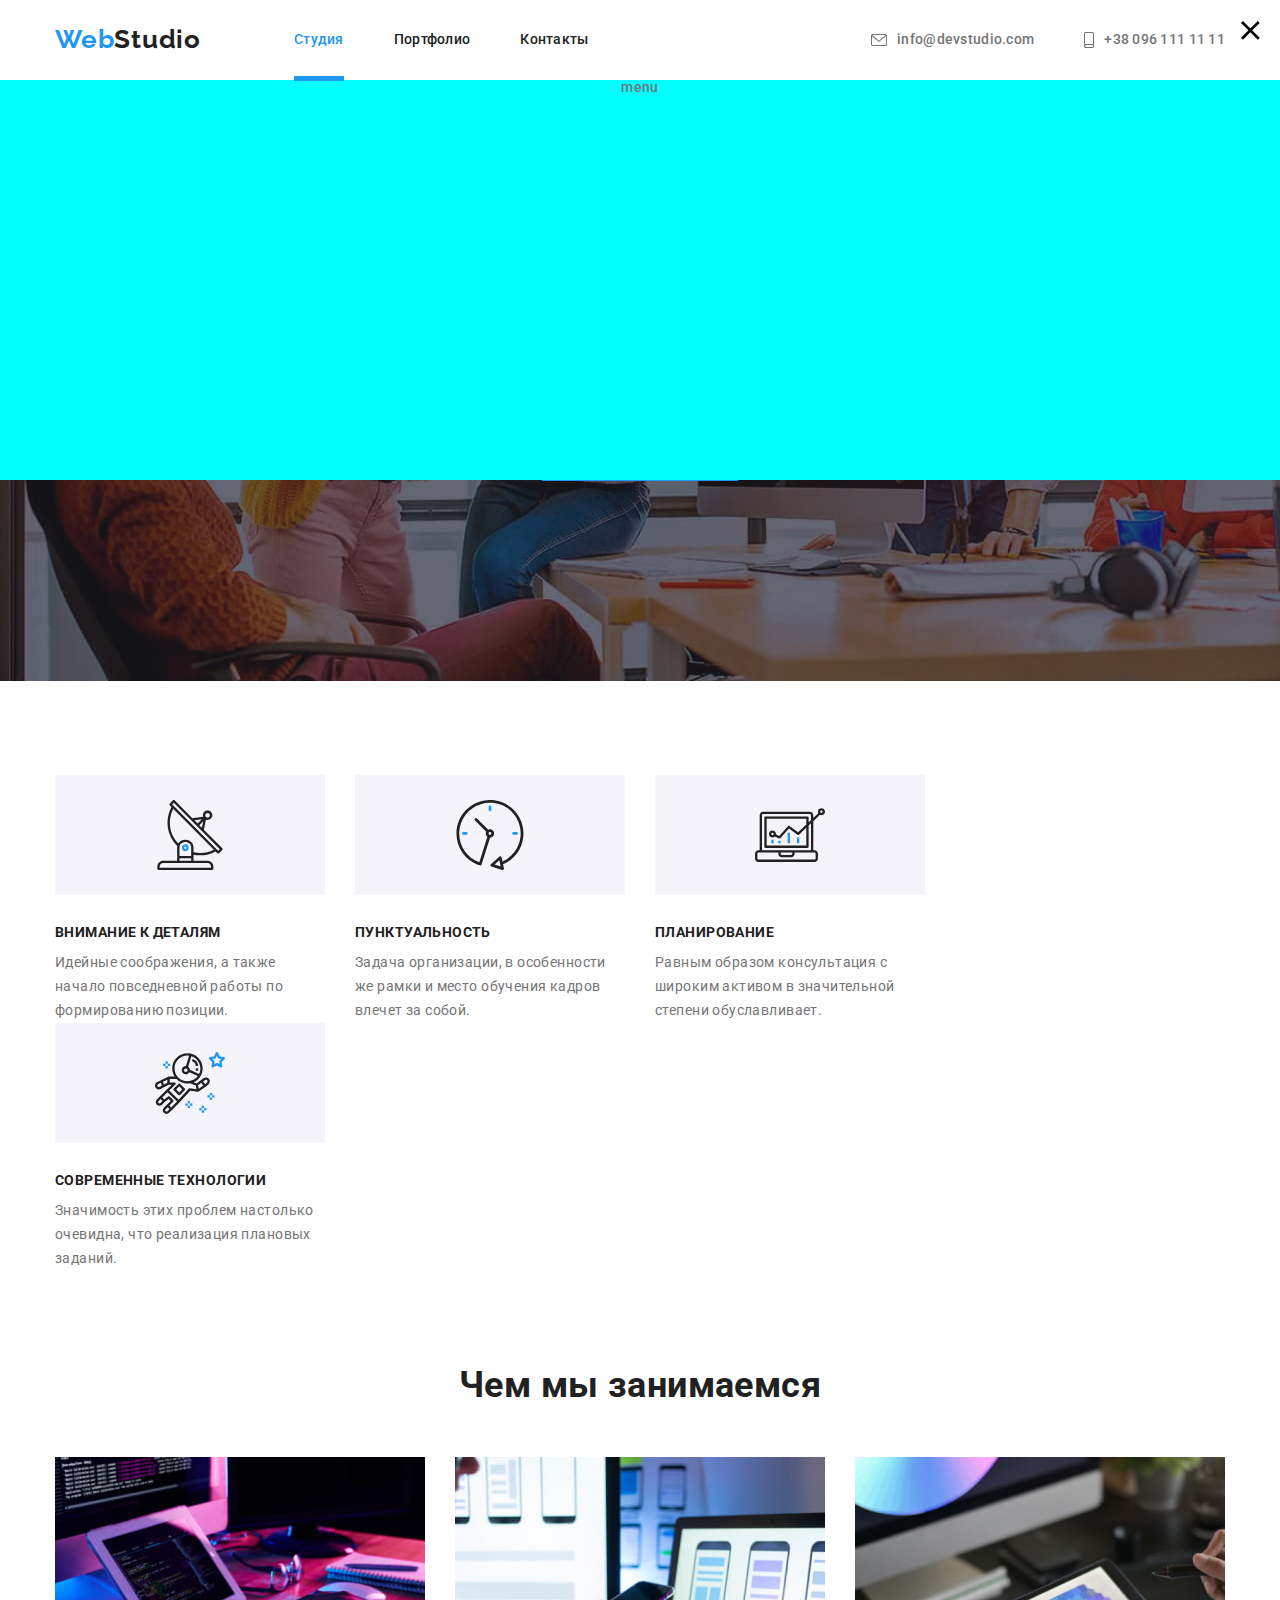
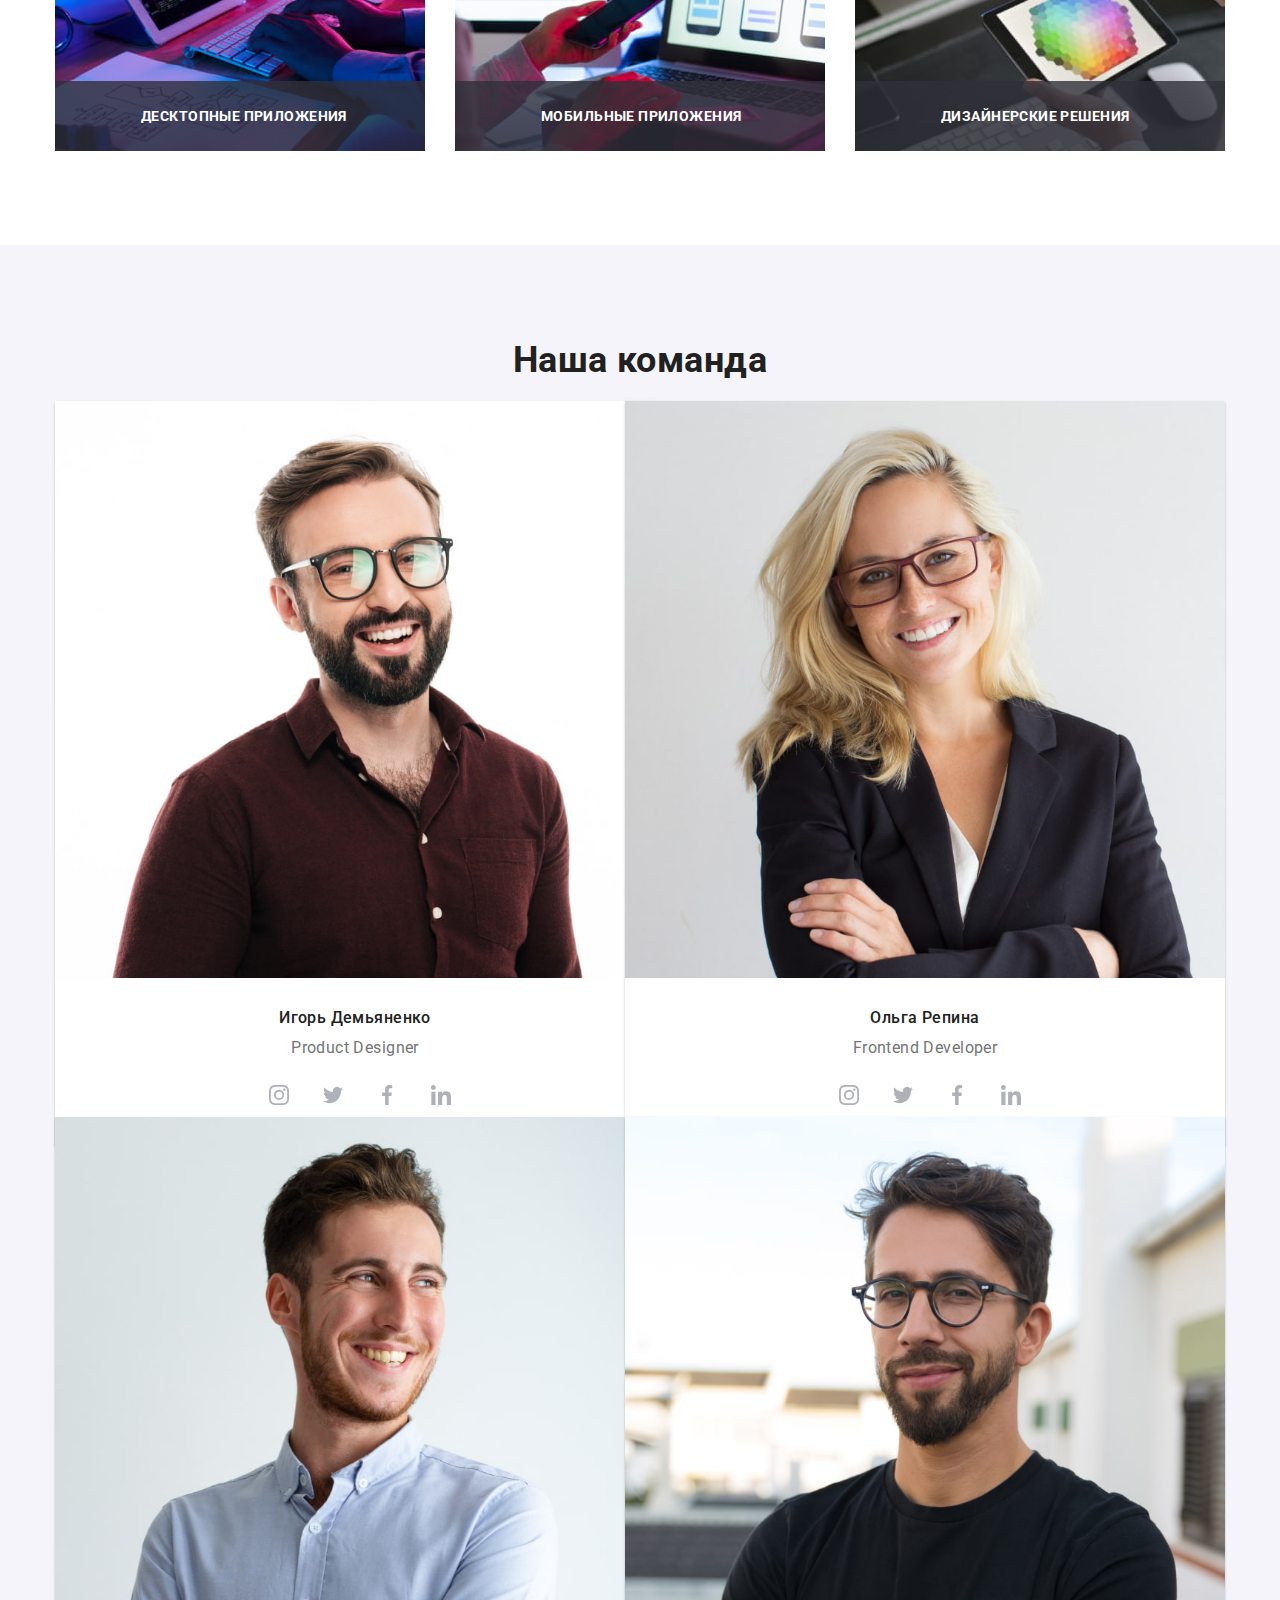
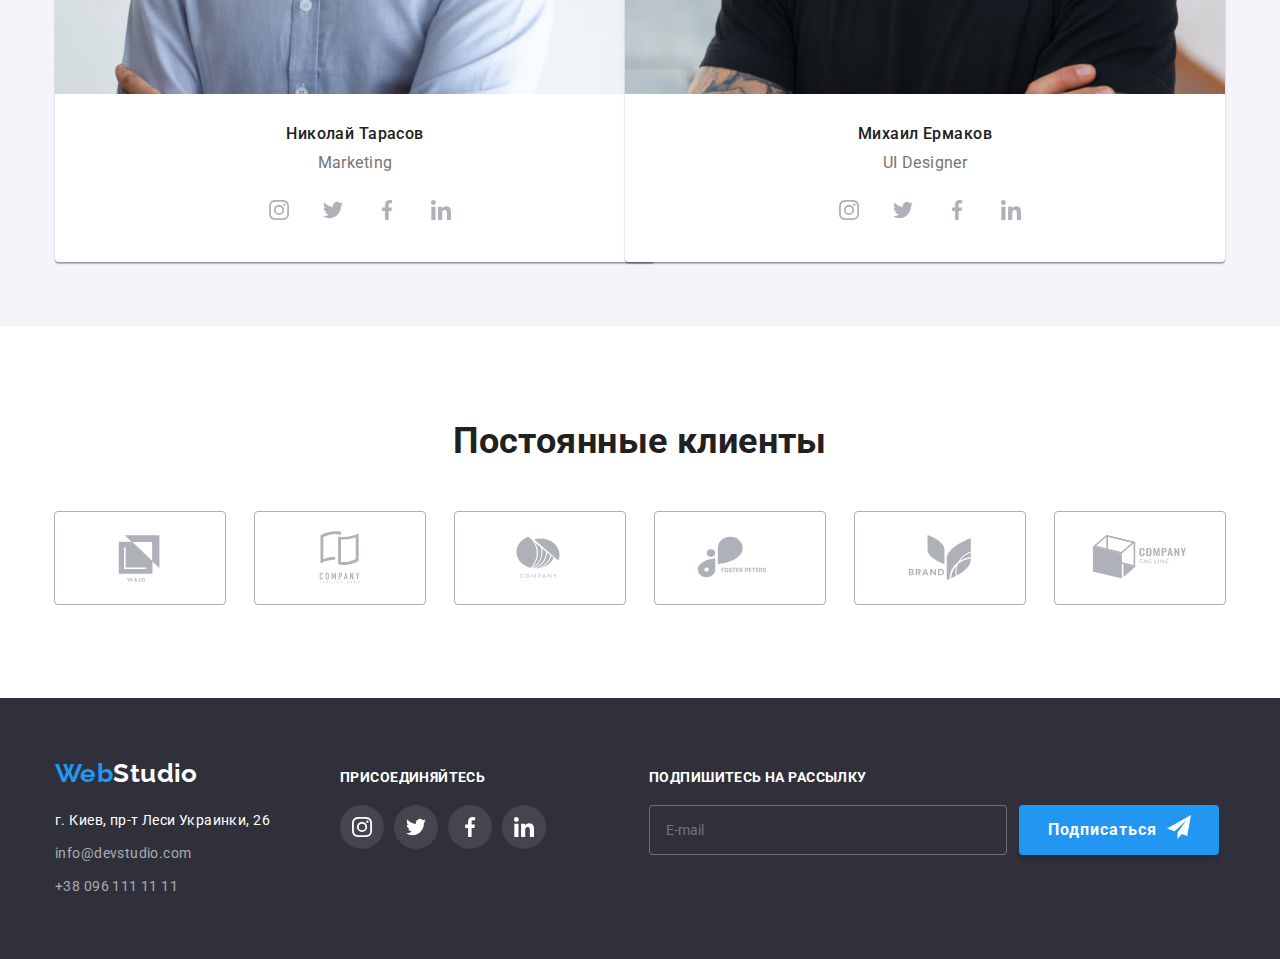
<file: index.html>
<!DOCTYPE html> 
<html lang="ru">
<head>
    <meta charset="UTF-8">
    <meta name="viewport" content="width=device-width, initial-scale=1.0"/>
    <link rel="preconnect" href="https://fonts.googleapis.com">
    <link rel="preconnect" href="https://fonts.gstatic.com" crossorigin>
    <link href="https://fonts.googleapis.com/css2?family=Raleway:wght@700&family=Roboto:wght@400;500;700;900&display=swap" rel="stylesheet">    
    <link rel="stylesheet" href="https://cdnjs.cloudflare.com/ajax/libs/modern-normalize/1.1.0/modern-normalize.min.css">
    <link rel="stylesheet" href="./CSS/main.min.css">
     <title>WebStudio</title>
</head>
<body>
<!--Шапка страницы-->
<header>
    <div class="container">
        <!--Навигация-->
    <nav class="nav">
        <a class="nav__logo" href="WebStudio" lang="en">Web<span class="nav__logo--style">Studio</span></a>
        <button 
        type="button" 
        class="menu-mob is-open" 
        aria-expanded="false"
        aria-controls="menu-container"
        data-menu-button>
            <svg class="menu-icon" width="40" height="40"
            aria-label="Переключатель мобильного меню">
            <use class="menu-cross" href="./images/symbol-defs (3).svg#close_40px"></use>
            <use class="menu-open" href="./images/symbol-defs (3).svg#menu_40px"></use>
            </svg>
        </button>
        <div class="menu-container is-open" id="menu-container" data-menu>menu</div>
        <ul class="nav__list">
          <li class="nav__item" ><a class="nav__link nav__link--current" href="">Студия</a></li>
          <li class="nav__item" ><a class="nav__link" href="./portfolio.html">Портфолио</a></li>
          <li class="nav__item" ><a class="nav__link" href="">Контакты</a></li>
        </ul>
    <!--Контакты-->
    <ul class="contact">
        <li class="contact__item">
                <a class="email" href="mailto:info@devstudio.com">
                <svg class="email__icon" width="16px"  height="12px">
                <use href="./images/symbol-defs.svg#envelope"></use>
                </svg>info@devstudio.com
                </a>
        </li>
        <li class="contact__item">
                <a class="tel" href="tel:+380961111111">
                <svg class="tel__icon" width="10px"  height="16px"><use href="./images/symbol-defs.svg#smartphone"></use>
                </svg>+38 096 111 11 11
                </a>
        </li>
    </ul>
</nav>
</div>
</header>
<!--Главная секция-->
<main>
    <section class="hero">
    <div class="container">
    <h1 class="hero__titel">Эффективные решения для вашего бизнеса</h1>
    <button class="hero__button" type="button" data-modal-open>Заказать услугу</button>
    <div class="backdrop is-hidden" data-modal>
        <div class="modal"> 
            <form class="form">
                <p class="form__titel">Оставьте свои данные, мы вам перезвоним</p>

                <div class="form__field data">
                <label class="form__label" for="user-name">Имя</label>
                <div class="form__focus">
                <input class="form__line" type="text" name="user-name" id="user-name" />
                <svg class="form__icon" width="18px" height="18px"><use href="./images/symbol-defs (2).svg#person-black-18dp-1"></use></svg>
            </div>
            </div>

            <div class="form__field data">
                <label class="form__label" for="user-tel">Телефон</label>
                <div class="form__focus">
                <svg class="form__icon" width="18px" height="18px"><use href="./images/symbol-defs (2).svg#Vector"></use></svg>
                <input class="form__line"  type="tel" name="user-tel" id="user-tel"/>
            </div>
            </div>

            <div class="form__field data">
                <label class="form__label" for="user-email">Почта</label>
                <div class="form__focus">
                <svg class="form__icon" width="18px" height="18px"><use href="./images/symbol-defs (2).svg#email-black-18dp-1"></use></svg>
                <input class="form__line" type="email" name="user-email" id="user-email"/>
            </div>
            </div>

            <div class="form__field data">
                <label class="form__label" for="user-comment">Комментарий</label>
                <textarea class="form__comment" name="user-comment" placeholder="Введите текст" id="user-comment" cols="30" rows="10"></textarea>
            </div>

            <div class="form__field checkbox">
                <label >
                <input class="checkbox" type="checkbox" name="agreed">
                <span class="checkbox__icon"></span> 
                Соглашаюсь с рассылкой и принимаю <a class="checkbox__link" href="">Условия договора</a>
            </label>
            </div>

            <div class="form__field">
                <button class="modal__button" type="submit">Отправить</button>
            </div>
            </form>
            <button class="hero__button--close" type="button" data-modal-close>
                <svg class="hero__button--close-icon"> <use   href="./images/symbol-defs (3).svg#close-black-18dp-2-1">
                    </use></svg>         
        </button>
    </div>
    </div>    
</div>
</section>
<!--Секция- преимущества-->
<section class="advantage">
    <div class="container">
    <h2 class="titel" hidden>Наши преимущества</h2>
    <ul class="advantage-list">
        <li class="advantage-item icon-antenna">
            <h3 class="advantage-titel">Внимание к деталям</h3>
            <p class="advantage-dsc">Идейные соображения, а также начало повседневной работы по формированию позиции.</p>
        </li>
        <li class="advantage-item icon-clock">
            <h3 class="advantage-titel">Пунктуальность</h3>
            <p class="advantage-dsc">Задача организации, в особенности же рамки и место обучения кадров влечет за собой.</p>
        </li>
        <li class="advantage-item icon-diagram">
            <h3 class="advantage-titel">Планирование</h3>
            <p class="advantage-dsc">Равным образом консультация с широким активом в значительной степени обуславливает.</p>
        </li>
        <li class="advantage-item icon-astronaut">
            <h3 class="advantage-titel">Современные технологии</h3>
            <p class="advantage-dsc">Значимость этих проблем настолько очевидна, что реализация плановых заданий.</p>
        </li>
    </ul>
</div>
</section>
<!--Секция - Чем мы занимаемся -->
<section class="do">
    <div class="container">
    <h2 class="titel">Чем мы занимаемся</h2>
    <ul class="do-list">
        <li class="do-list-item">
            <img src="./images/img.jpg" alt="работа с планшетом" width="370" height="294"/>
            <p class="do-text">Десктопные приложения</p>
        </li>
        <li class="do-list-item">
            <img src="./images/img1.jpg" alt="работа с ноутбуком" width="370" height="294"/>
            <p class="do-text">Мобильные приложения</p>
        </li>
        <li class="do-list-item">
            <img src="./images/img2.jpg" alt="рисование на планшете" width="370" height="294"/>
            <p class="do-text">Дизайнерские решения</p>
        </li>
    </ul>
</div>
</section>
<!--Секция- Наша команда-->
<section class="team">
    <div class="container">
    <h2 class="titel">Наша команда</h2>
    <ul class="team-list">
        <li class="team-person">
            <img class="team-photo" src="./images/img3.jpg" alt="Игорь Демьяненко"/>
            <div class="sociallinks">
            <h3 class="team-name">Игорь Демьяненко</h3>
            <p class="team-possition" lang="en">Product Designer</p>
                    <ul class="sociallinks-list">
                    <li class="sociallinks-item">
                        <a class="sociallinks-link" href="">
                            <svg class="sociallink-icon" width="20px" height="20px">
                                <use href="./images/symbol-defs.svg#instagram"></use>
                            </svg>
                        </a>
                    </li>
                    <li class="sociallinks-item">
                        <a class="sociallinks-link" href="">
                            <svg class="sociallink-icon" width="20px" height="20px">
                                <use href="./images/symbol-defs.svg#twitter"></use>
                            </svg>
                        </a>
                    </li>
                    <li class="sociallinks-item">
                        <a class="sociallinks-link" href="">
                            <svg class="sociallink-icon" width="20px" height="20px">
                                <use href="./images/symbol-defs.svg#facebook"></use>
                            </svg>
                        </a>
                    </li>
                    <li class="sociallinks-item">
                        <a class="sociallinks-link" href="">
                            <svg class="sociallink-icon" width="20px" height="20px">
                                <use href="./images/symbol-defs.svg#linkedin"></use>
                            </svg>
                        </a>
                    </li>
                </ul>
            </div>
        </li>
        <li class="team-person">
            <img class="team-photo" src="./images/img4.jpg" alt="Ольга Репина"/>
            <div class="sociallinks">
            <h3 class="team-name">Ольга Репина</h3>
            <p class="team-possition" lang="en">Frontend Developer</p>
                <ul class="sociallinks-list">
                    <li class="sociallinks-item">
                        <a class="sociallinks-link" href="">
                            <svg class="sociallink-icon" width="20px" height="20px">
                                <use href="./images/symbol-defs.svg#instagram"></use>
                            </svg>
                        </a>
                    </li>
                    <li class="sociallinks-item">
                        <a class="sociallinks-link" href="">
                            <svg class="sociallink-icon" width="20px" height="20px">
                                <use href="./images/symbol-defs.svg#twitter"></use>
                            </svg>
                        </a>
                    </li>
                    <li class="sociallinks-item">
                        <a class="sociallinks-link" href="">
                            <svg class="sociallink-icon" width="20px" height="20px">
                                <use href="./images/symbol-defs.svg#facebook"></use>
                            </svg>
                        </a>
                    </li>
                    <li class="sociallinks-item">
                        <a class="sociallinks-link" href="">
                            <svg class="sociallink-icon" width="20px" height="20px">
                                <use href="./images/symbol-defs.svg#linkedin"></use>
                            </svg>
                        </a>
                    </li>
                </ul>
            </div>
        </li>
        <li class="team-person">
            <img class="team-photo" src="./images/img5.jpg" alt="Николай Тарасов"/>
            <div class="sociallinks">
            <h3 class="team-name">Николай Тарасов</h3>
            <p class="team-possition" lang="en">Marketing</p>
                <ul class="sociallinks-list">
                    <li class="sociallinks-item">
                        <a class="sociallinks-link" href="">
                            <svg class="sociallink-icon" width="20px" height="20px">
                                <use href="./images/symbol-defs.svg#instagram"></use>
                            </svg>
                        </a>
                    </li>
                    <li class="sociallinks-item">
                        <a class="sociallinks-link" href="">
                            <svg class="sociallink-icon" width="20px" height="20px">
                                <use href="./images/symbol-defs.svg#twitter"></use>
                            </svg>
                        </a>
                    </li>
                    <li class="sociallinks-item">
                        <a class="sociallinks-link" href="">
                            <svg class="sociallink-icon" width="20px" height="20px">
                                <use href="./images/symbol-defs.svg#facebook"></use>
                            </svg>
                        </a>
                    </li>
                    <li class="sociallinks-item">
                        <a class="sociallinks-link" href="">
                            <svg class="sociallink-icon" width="20px" height="20px">
                                <use href="./images/symbol-defs.svg#linkedin"></use>
                            </svg>
                        </a>
                    </li>
                </ul>
            </div>
        </li>
        <li class="team-person">
            <img class="team-photo" src="./images/img6.jpg" alt="Михаил Ермаков"/>
            <div class="sociallinks">
            <h3 class="team-name">Михаил Ермаков</h3>
            <p class="team-possition" lang="en">UI Designer</p>
                <ul class="sociallinks-list">
                    <li class="sociallinks-item">
                        <a class="sociallinks-link" href="">
                            <svg class="sociallink-icon" width="20px" height="20px">
                                <use href="./images/symbol-defs.svg#instagram"></use>
                            </svg>
                        </a>
                    </li>
                    <li class="sociallinks-item">
                        <a class="sociallinks-link" href="">
                            <svg class="sociallink-icon" width="20px" height="20px">
                                <use href="./images/symbol-defs.svg#twitter"></use>
                            </svg>
                        </a>
                    </li>
                    <li class="sociallinks-item">
                        <a class="sociallinks-link" href="">
                            <svg class="sociallink-icon" width="20px" height="20px">
                                <use href="./images/symbol-defs.svg#facebook"></use>
                            </svg>
                        </a>
                    </li>
                    <li class="sociallinks-item">
                        <a class="sociallinks-link" href="">
                            <svg class="sociallink-icon" width="20px" height="20px">
                                <use href="./images/symbol-defs.svg#linkedin"></use>
                            </svg>
                        </a>
                    </li>
                </ul>
            </div>
        </ul>
    </div>
</section>
<!--Секция постоянные клеинты-->
<section class="clients">
    <div class="container">
    <h2 class="titel">Постоянные клиенты</h2>
    <ul class="clients-list">
        <li class="client-logo">
            <a class="client-logo-link" href="">
                <svg class="icon-logo" width="106px"
                height="60px"><use href="./images/symbol-defs.svg#Logo1"></use> </svg>
            </a>
        </li>
        <li class="client-logo">
            <a class="client-logo-link" href="">
                <svg class="icon-logo" width="106px"
                height="60px"><use href="./images/symbol-defs.svg#Logo2"></use> </svg>
            </a>
        </li>
        <li class="client-logo">
            <a class="client-logo-link" href="">
                <svg class="icon-logo" width="106px"
                height="60px"><use href="./images/symbol-defs.svg#Logo3"></use> </svg>
            </a>
        </li>
        <li class="client-logo">
            <a class="client-logo-link" href="">
                <svg class="icon-logo" width="106px"
                height="60px"><use href="./images/symbol-defs.svg#Logo4"></use> </svg>
            </a>
        </li>
        <li class="client-logo">
            <a class="client-logo-link" href="">
                <svg class="icon-logo" width="106px"
                height="60px"><use href="./images/symbol-defs.svg#Logo5"></use> </svg>
            </a>
        </li>
        <li class="client-logo">
            <a class="client-logo-link" href="">
                <svg class="icon-logo" width="106px"
                height="60px"><use href="./images/symbol-defs.svg#Logo6"></use> </svg>
            </a>
        </li>
    </ul>
</div>
</section>
</main>

<!--Footer-->
<footer class="footer">
    <div class="container">
    <div class="footer-main">
    <a class="footer-logo" href="WebStudio" lang="en">Web<span class="style">Studio</span></a>
    <address class="footer-address">
    <ul class="address-list">
        <li class="address-item">
            <a class="address" href="https://www.google.com.ua/maps/place/Lesi+Ukrainky+Blvd,+26,+Kyiv,+02000/@50.4265807,30.5361971,17z/data=!3m1!4b1!4m5!3m4!1s0x40d4cf0e033ecbe9:0x57a4dffefec77da0!8m2!3d50.4265807!4d30.5383859?hl=en" target="_blank" rel="noreferrer noopener">г. Киев, пр-т Леси Украинки, 26</a>
        </li>
        <li class="address-item">
            <a class="footer-email" href="mailto:info@devstudio.com">info@devstudio.com</a>
        </li>
        <li class="address-item">
            <a class="footer-tel" href="tel:+380961111111">+38 096 111 11 11</a>
        </li>
    </ul>
    </address>
    </div>
    <div class="social-links">
        <p class="social-links-titel">присоединяйтесь</p>
              <ul class="social-links-list">
        <li class="social-link-icon">
            <a class="links-icon instagram" href="">
            <svg class="svg-icon"  width="20px" height="20px"><use href="images/symbol-defs.svg#instagram"></use> </svg>
            </a>
        </li>
        <li class="social-link-icon">
            <a class="links-icon" href="">
            <svg class="svg-icon"  width="20px" height="20px"><use href="images/symbol-defs.svg#twitter"></use> </svg>
            </a>
        </li>
        <li class="social-link-icon">
            <a class="links-icon" href="">
            <svg class="svg-icon" width="20px" height="20px"><use href="images/symbol-defs.svg#facebook"></use> </svg>
            </a>
        </li>
        <li class="social-link-icon">
            <a class="links-icon" href="">
            <svg class="svg-icon" width="20px" height="20px"><use href="images/symbol-defs.svg#linkedin"></use> </svg>
            </a>
        </li>
        </ul>
    </div>
    <div class="subscribe">
        <p class="subscribe-titel">Подпишитесь на рассылку</p>
        <form class="subscribe-form">
            <input class="subscribe-email" type="email" name="user-email" placeholder="E-mail" id="email" /> 
            <button class="subscribe-button" type="submit">Подписаться 
                 <svg class="subscribe-icon"><use  href="./images/symbol-defs (2).svg#icon-send" width="24" height="24"></use> </svg></button>
        </form>
    </div>
</div>
</footer>
<script src="./modal.js"></script>
</body>
</html>
</file>
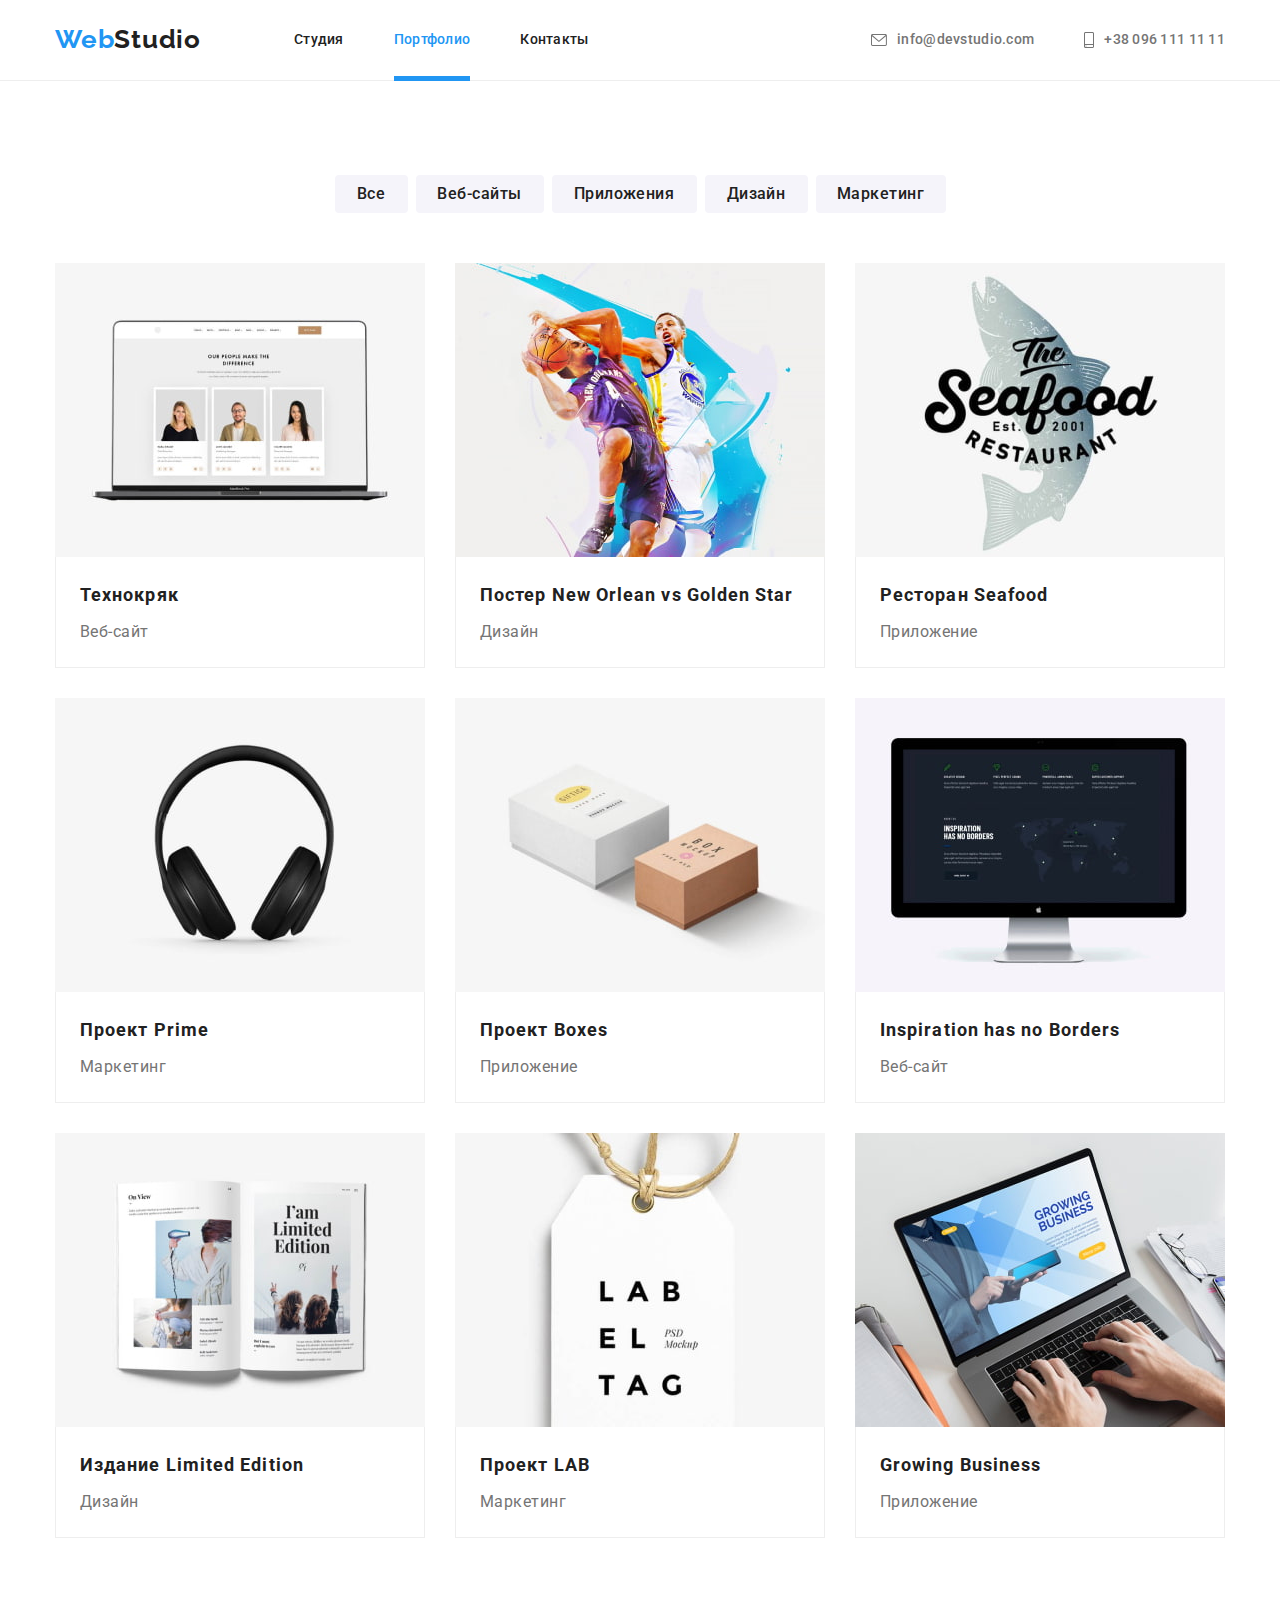
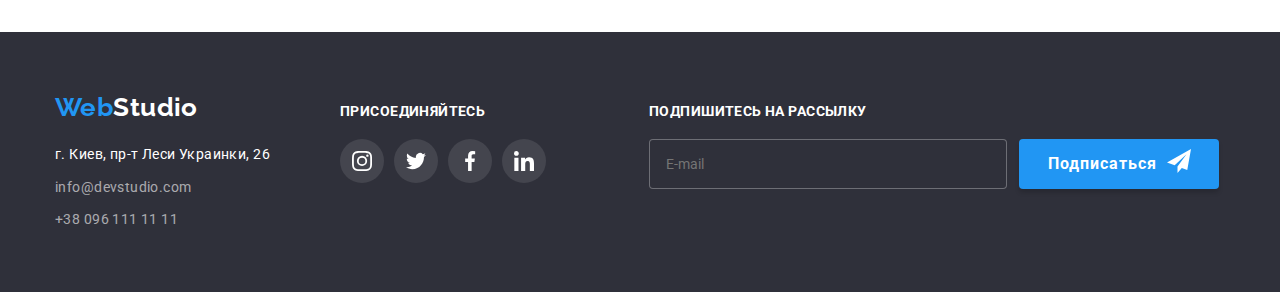
<file: portfolio.html>
<!DOCTYPE html> 
<html lang="ru">
<head>
    <meta charset="UTF-8">
    <meta name="viewport" content="width=device-width, initial-scale=1.0"/>
    <link rel="preconnect" href="https://fonts.googleapis.com">
    <link rel="preconnect" href="https://fonts.gstatic.com" crossorigin>
    <link href="https://fonts.googleapis.com/css2?family=Raleway:wght@700&family=Roboto:wght@400;500;700;900&display=swap" rel="stylesheet">
    <link rel="stylesheet" href="https://cdnjs.cloudflare.com/ajax/libs/modern-normalize/1.1.0/modern-normalize.min.css">
    <link rel="stylesheet" href="./CSS/main.min.css">
    <title>WebStudio</title>
</head>
<body>
<!--Шапка страницы-->
<header class="header">
    <div class="container">
    <!--Навигация-->
    <nav class="nav">
        <a class="nav__logo" href="WebStudio" lang="en">Web<span class="nav__logo--style">Studio</span></a>
        <ul class="nav__list">
          <li class="nav__item"><a class="nav__link" href="./index.html">Студия</a></li>
          <li class="nav__item"><a class="nav__link nav__link--current" href="">Портфолио</a></li>
          <li class="nav__item" ><a class="nav__link" href="">Контакты</a></li>
        </ul>
    <!--Контакты-->
    <ul class="contact">
        <li class="contact__item">
                <a class="email" href="mailto:info@devstudio.com">
                <svg class="email__icon" width="16px"  height="12px">
                <use href="./images/symbol-defs.svg#envelope"></use>
                </svg>info@devstudio.com
                </a>
        </li>
        <li class="contact__item">
                <a class="tel" href="tel:+380961111111">
                <svg class="tel__icon" width="10px"  height="16px"><use href="./images/symbol-defs.svg#smartphone"></use>
                </svg>+38 096 111 11 11
                </a>
        </li>
    </ul>
    </nav>
    </div>
</header>
    <!--Cекция-Фильтры и проэкты-->
    <main>
    <section class="section">
        <div class="container">
    <h1 hidden>Filters and projects</h1>
    <ul class="filters-list">
        <li  class="filter-item">
            <button class="filter all" type="button">Все</button>
        </li>
        <li class="filter-item">
            <button class="filter web" type="button">Веб-сайты</button>
        </li>
        <li class="filter-item">
            <button class="filter app" type="button">Приложения</button>
        </li>
        <li class="filter-item">
            <button class="filter design" type="button">Дизайн</button>
        </li>
        <li class="filter-item">
            <button class="filter marketing" type="button">Маркетинг</button>
        </li>
    </ul>
        <ul class="portfolio-list">
            <li class="portfolio-item">
                    <a  class="portfolio-link" href="">
                    <div class="portfolio-thumb">
                        <div class="portfolio-overlay">
                            <p class="posrtfolio-text">Ресурс предлагает комплексные предложения с разным уровнем функционала и сервисов. Все это позволит посетителю получить исчерпывающие сведения о компании или частном лице</p>
                        </div>
                            <img class="portflio-img" src="./images/img7.jpg" alt="Laptop with open web page">
                 </div>
                <div class="portfolio-block-titels">
                <h2 class="portfolio-titel">Технокряк</h2>
                <p class="portfolio-subtitel">Веб-сайт</p>
                </div>
                </a>
            </li>
            <li class="portfolio-item">
                    <a class="portfolio-link" href="">
                    <div class="portfolio-thumb">
                        <div class="portfolio-overlay">
                    <p class="posrtfolio-text">Ресурс предлагает комплексные предложения с разным уровнем функционала и сервисов. Все это позволит посетителю получить исчерпывающие сведения о компании или частном лице</p>
                        </div>
                    <img class="portflio-img" src="./images/img8.jpg" alt="Basketball players">
            </div>
                <div class="portfolio-block-titels">
                <h2 class="portfolio-titel">Постер New Orlean vs Golden Star</h2>
                <p class="portfolio-subtitel">Дизайн</p>
            </div>
                </a>
            </li>
            <li class="portfolio-item">
                    <a class="portfolio-link" href="">
                    <div class="portfolio-thumb">
                        <div class="portfolio-overlay">
                    <p class="posrtfolio-text">Ресурс предлагает комплексные предложения с разным уровнем функционала и сервисов. Все это позволит посетителю получить исчерпывающие сведения о компании или частном лице</p>
                        </div>
                    <img class="portflio-img" src="./images/img9.jpg" alt="Restaurante poster">
            </div>
                <div class="portfolio-block-titels">
                <h2 class="portfolio-titel">Ресторан Seafood</h2>
                <p class="portfolio-subtitel">Приложение</p>
            </div>
                </a>
            </li>
            <li class="portfolio-item">
                    <a class="portfolio-link" href="">
                    <div class="portfolio-thumb">
                        <div class="portfolio-overlay">
                    <p class="posrtfolio-text">Ресурс предлагает комплексные предложения с разным уровнем функционала и сервисов. Все это позволит посетителю получить исчерпывающие сведения о компании или частном лице</p>
                        </div>
                    <img class="portflio-img" src="./images/img10.jpg" alt="Earphones">
            </div>
                <div class="portfolio-block-titels">
                <h2 class="portfolio-titel">Проект Prime</h2>
                <p class="portfolio-subtitel">Маркетинг</p>
            </div>
                </a>
            </li>
            <li class="portfolio-item">
                    <a class="portfolio-link" href="">
                    <div class="portfolio-thumb">
                        <div class="portfolio-overlay">
                    <p class="posrtfolio-text">Ресурс предлагает комплексные предложения с разным уровнем функционала и сервисов. Все это позволит посетителю получить исчерпывающие сведения о компании или частном лице</p>
                        </div>
                    <img class="portflio-img" src="./images/img11.jpg" alt="Boxes">
                </div>  
                <div class="portfolio-block-titels">
                <h2 class="portfolio-titel">Проект Boxes</h2>
                <p class="portfolio-subtitel">Приложение</p>
            </div>
                </a>
            </li>
            <li class="portfolio-item">
                    <a class="portfolio-link" href="">
                    <div class="portfolio-thumb">
                        <div class="portfolio-overlay">
                    <p class="posrtfolio-text">Ресурс предлагает комплексные предложения с разным уровнем функционала и сервисов. Все это позволит посетителю получить исчерпывающие сведения о компании или частном лице</p>
                        </div>
                    <img class="portflio-img" src="./images/img12.jpg" alt="PC monitor">
                </div>
                <div class="portfolio-block-titels">
                <h2 class="portfolio-titel">Inspiration has no Borders</h2>
                <p class="portfolio-subtitel">Веб-сайт</p>
            </div>
                </a>
            </li>
            <li class="portfolio-item">
                    <a class="portfolio-link" href="">
                    <div class="portfolio-thumb">
                        <div class="portfolio-overlay">
                    <p class="posrtfolio-text">Ресурс предлагает комплексные предложения с разным уровнем функционала и сервисов. Все это позволит посетителю получить исчерпывающие сведения о компании или частном лице</p>
                        </div>
                    <img class="portflio-img" src="./images/img13.jpg" alt="Magazine pages">
            </div>
                <div class="portfolio-block-titels">
                <h2 class="portfolio-titel">Издание Limited Edition</h2>
                <p class="portfolio-subtitel">Дизайн</p>
            </div>
                </a>
            </li>
            <li class="portfolio-item">
                    <a class="portfolio-link" href="">
                    <div class="portfolio-thumb">
                        <div class="portfolio-overlay">
                    <p class="posrtfolio-text">Ресурс предлагает комплексные предложения с разным уровнем функционала и сервисов. Все это позволит посетителю получить исчерпывающие сведения о компании или частном лице</p>
                        </div>
                    <img class="portflio-img" src="./images/img14.jpg" alt="Label tag">
                </div>        
                <div class="portfolio-block-titels">
                <h2 class="portfolio-titel">Проект LAB</h2>
                <p class="portfolio-subtitel">Маркетинг</p>
            </div>
                </a>
            </li>
            <li class="portfolio-item">
                    <a class="portfolio-link" href="">
                    <div class="portfolio-thumb">
                        <div class="portfolio-overlay">
                    <p class="posrtfolio-text">Ресурс предлагает комплексные предложения с разным уровнем функционала и сервисов. Все это позволит посетителю получить исчерпывающие сведения о компании или частном лице</p>
                        </div>
                    <img class="portflio-img" src="./images/img15.jpg" alt="Work on laptop">
            </div>
                <div class="portfolio-block-titels">
                <h2 class="portfolio-titel">Growing Business</h2>
                <p class="portfolio-subtitel">Приложение</p>
            </div>
                </a>
            </li>
        </ul>
    </div>
    </section>
</main>
    <!--Footer-->
    <footer class="footer">
        <div class="container">
        <div class="footer-main">
        <a class="footer-logo" href="WebStudio" lang="en">Web<span class="style">Studio</span></a>
        <address class="footer-address">
        <ul class="address-list">
            <li class="address-item">
                <a class="address" href="https://www.google.com.ua/maps/place/Lesi+Ukrainky+Blvd,+26,+Kyiv,+02000/@50.4265807,30.5361971,17z/data=!3m1!4b1!4m5!3m4!1s0x40d4cf0e033ecbe9:0x57a4dffefec77da0!8m2!3d50.4265807!4d30.5383859?hl=en" target="_blank" rel="noreferrer noopener">г. Киев, пр-т Леси Украинки, 26</a>
            </li>
            <li class="address-item">
                <a class="footer-email" href="mailto:info@devstudio.com">info@devstudio.com</a>
            </li>
            <li class="address-item">
                <a class="footer-tel" href="tel:+380961111111">+38 096 111 11 11</a>
            </li>
        </ul>
        </address>
        </div>
        <div class="social-links">
            <h2 class="social-links-titel">присоединяйтесь</h2>
                  <ul class="social-links-list">
            <li class="social-link-icon">
                <a class="links-icon instagram" href="">
                <svg class="svg-icon"  width="20px" height="20px"><use href="images/symbol-defs.svg#instagram"></use> </svg>
                </a>
            </li>
            <li class="social-link-icon">
                <a class="links-icon" href="">
                <svg class="svg-icon"  width="20px" height="20px"><use href="images/symbol-defs.svg#twitter"></use> </svg>
                </a>
            </li>
            <li class="social-link-icon">
                <a class="links-icon" href="">
                <svg class="svg-icon" width="20px" height="20px"><use href="images/symbol-defs.svg#facebook"></use> </svg>
                </a>
            </li>
            <li class="social-link-icon">
                <a class="links-icon" href="">
                <svg class="svg-icon" width="20px" height="20px"><use href="images/symbol-defs.svg#linkedin"></use> </svg>
                </a>
            </li>
            </ul>
        </div>
        <div class="subscribe">
            <h2 class="subscribe-titel">Подпишитесь на рассылку</h2>
            <form class="subscribe-form">
                <input class="subscribe-email" type="email" name="user-email" placeholder="E-mail" id="email" /> 
                <button class="subscribe-button" type="submit">Подписаться
                    <svg class="subscribe-icon"><use href="./images/symbol-defs (2).svg#icon-send"></use> </svg>
                    </button>
            </form>
        </div>
    </div>
    </footer>
    </body>
    </html>
</file>
<file: CSS/main.min.css>
h1,h2,h3,h4,h5,h6,p{margin:0px;padding:0px}ul{padding:0px;-webkit-padding-start:0px;padding-inline-start:0px;margin:0px;list-style-type:none}a{text-decoration:none}img{display:block;max-width:100%;height:auto}.container{padding-left:15px;padding-right:15px;margin-left:auto;margin-right:auto}@media screen and (min-width: 480px){.container{width:480px}}@media screen and (min-width: 768px){.container{width:768px}}@media screen and (min-width: 1200px){.container{width:1200px}}body{font-family:"Roboto",sans-serif;color:#757575;font-size:14px;line-height:1.71;letter-spacing:0.03em}.titel{margin-bottom:50px;font-weight:700;font-size:36px;line-height:1.17;text-align:center;color:#212121}.portfolio-titel{font-weight:700;font-size:18px;line-height:2;letter-spacing:0.06em;color:#212121}.portfolio-subtitel{font-weight:400;font-size:16px;line-height:1.87;letter-spacing:0.03em;color:#757575}header{position:relative;border-bottom:1px solid #eee}@media (max-width: 767px){header{height:60px}}.nav__logo{text-decoration:none;font-family:Raleway;font-weight:700;font-size:26px;line-height:1.19;letter-spacing:0.03em;color:#2196F3}@media (max-width: 767px){.nav__logo{position:absolute;left:15px;top:16px}}@media (min-width: 768px){.nav__logo{padding:24px 0px 25px 0px}}.nav__logo--style{color:#212121}@media (max-width: 767px){.menu-mob{display:none}}.menu-mob{position:absolute;right:10px;top:10px;display:-webkit-inline-box;display:-ms-inline-flexbox;display:inline-flex;margin:0;padding:0;border:none;background-color:transparent}.menu-mob:hover,.menu-mob:focus{fill:#2196F3;cursor:pointer}.menu-mob .menu-cross{display:none}.menu-mob.is-open .menu-cross{display:block}.menu-mob.is-open .menu-open{display:none}.menu-container{display:none;position:absolute;text-align:center;background-color:aqua;top:100%;left:0;width:100%;height:400px}.menu-container.is-open{display:block}.nav{display:-webkit-box;display:-ms-flexbox;display:flex;-webkit-box-align:center;-ms-flex-align:center;align-items:center;font-weight:500;font-size:14px;line-height:1.14;letter-spacing:0.02em}.nav__list{display:-webkit-box;display:-ms-flexbox;display:flex;margin-left:93px}@media (max-width: 767px){.nav__list{display:none}}.nav__list .nav__item+.nav__item{margin-left:50px}.nav__link{display:block;padding-top:32px;padding-bottom:32px;color:#212121}.nav__link--current{position:relative;color:#2196F3}.nav__link--current::after{content:"";position:absolute;left:0;bottom:-1px;display:block;width:100%;height:5px;background-color:#2196F3;-webkit-transition:-webkit-transform 250ms cubic-bezier(0.4, 0, 0.2, 1);transition:-webkit-transform 250ms cubic-bezier(0.4, 0, 0.2, 1);transition:transform 250ms cubic-bezier(0.4, 0, 0.2, 1);transition:transform 250ms cubic-bezier(0.4, 0, 0.2, 1), -webkit-transform 250ms cubic-bezier(0.4, 0, 0.2, 1)}.nav__link--current:hover::after,.nav__link--current:focus::after{-webkit-transform:scaleX(1);transform:scaleX(1)}.nav__item{-webkit-transition:color 250ms cubic-bezier(0.4, 0, 0.2, 1),background-color 250ms cubic-bezier(0.4, 0, 0.2, 1);transition:color 250ms cubic-bezier(0.4, 0, 0.2, 1),background-color 250ms cubic-bezier(0.4, 0, 0.2, 1)}.nav__item:hover,.nav__item:focus{color:#2196F3;background-color:#fff}.contact{display:-webkit-box;display:-ms-flexbox;display:flex;-webkit-box-align:center;-ms-flex-align:center;align-items:center;margin-left:auto}@media (max-width: 767px){.contact{display:none}}.contact__item+.contact__item{margin-left:50px}.email:hover,.email:focus{fill:#2196F3;color:#2196F3;background-color:#fff}.tel:hover,.tel:focus{fill:#2196F3;color:#2196F3;background-color:#fff}.email,.tel{display:-webkit-box;display:-ms-flexbox;display:flex;-webkit-box-align:center;-ms-flex-align:center;align-items:center;font-weight:500;font-size:14px;line-height:1.14;letter-spacing:0.02em;color:#757575;fill:#757575;-webkit-transition:fill 250ms cubic-bezier(0.4, 0, 0.2, 1),background-color 250ms cubic-bezier(0.4, 0, 0.2, 1),color 250ms cubic-bezier(0.4, 0, 0.2, 1);transition:fill 250ms cubic-bezier(0.4, 0, 0.2, 1),background-color 250ms cubic-bezier(0.4, 0, 0.2, 1),color 250ms cubic-bezier(0.4, 0, 0.2, 1)}.tel__icon,.email__icon{margin-right:10px}.hero{background-image:-webkit-gradient(linear, left top, right top, from(rgba(47,48,58,0.4)), to(rgba(47,48,58,0.4))),url(../images/mainpic.jpg);background-image:linear-gradient(to right, rgba(47,48,58,0.4), rgba(47,48,58,0.4)),url(../images/mainpic.jpg);background-repeat:no-repeat;background-size:cover;padding-top:200px;padding-bottom:200px;background-color:#2F303A;max-width:1600px;height:600px;margin-left:auto;margin-right:auto}.hero__titel{margin-left:auto;margin-right:auto;margin-bottom:30px;font-family:'Roboto', sans-serif;font-weight:900;font-size:44px;line-height:1.36;text-align:center;letter-spacing:0.06em;text-transform:uppercase;color:#fff}@media (min-width: 768px){.hero__titel{width:696px;height:120px}}.hero__button{display:block;min-width:200px;height:50px;padding:4px;margin-left:auto;margin-right:auto;font-weight:bold;font-size:16px;line-height:1.87;-webkit-box-align:center;-ms-flex-align:center;align-items:center;text-align:center;letter-spacing:0.06em;color:#fff;background-color:#2196F3;border:0px;border-radius:4px;cursor:pointer}.hero__button--close{position:absolute;width:30px;height:30px;top:8px;right:8px;padding:auto;border:1px solid rgba(0,0,0,0.1);-webkit-box-shadow:0px 4px 4px rgba(0,0,0,0.25);box-shadow:0px 4px 4px rgba(0,0,0,0.25);border-radius:30px;outline:none;background-color:transparent}.hero__button--close-icon{display:-webkit-box;display:-ms-flexbox;display:flex;-webkit-box-align:center;-ms-flex-align:center;align-items:center;-webkit-box-pack:center;-ms-flex-pack:center;justify-content:center;margin-top:6px;width:18px;height:18px;fill:#000}.hero__button--close-icon:hover,.hero__button--close-icon:focus{fill:#2196F3;cursor:pointer}.backdrop{position:fixed;top:0;left:0;z-index:1;width:100%;height:100%;background-color:rgba(0,0,0,0.2);opacity:1;-webkit-transition:opacity 250ms cubic-bezier(0.4, 0, 0.2, 1);transition:opacity 250ms cubic-bezier(0.4, 0, 0.2, 1);overflow-y:scroll}.backdrop.is-hidden{opacity:0;pointer-events:none}.backdrop.is-hidden .modal{-webkit-transform:translate(-50%, -50%) scale(0.2);transform:translate(-50%, -50%) scale(0.2)}.modal{position:absolute;top:50%;left:50%;padding:40px;min-width:528px;min-height:581px;background-color:#fff;-webkit-transform:translate(-50%, -50%) scale(1);transform:translate(-50%, -50%) scale(1);-webkit-transition:-webkit-transform 250ms cubic-bezier(0.4, 0, 0.2, 1);transition:-webkit-transform 250ms cubic-bezier(0.4, 0, 0.2, 1);transition:transform 250ms cubic-bezier(0.4, 0, 0.2, 1);transition:transform 250ms cubic-bezier(0.4, 0, 0.2, 1), -webkit-transform 250ms cubic-bezier(0.4, 0, 0.2, 1)}.form__titel{font-weight:700;font-size:20px;line-height:23px;text-align:center;letter-spacing:0.03em;color:#212121;padding-bottom:12px}.form__field{display:-webkit-box;display:-ms-flexbox;display:flex;-webkit-box-orient:vertical;-webkit-box-direction:normal;-ms-flex-direction:column;flex-direction:column;margin:0px;width:448px}.form__field.data{margin-bottom:10px;color:#757575}.form__field.data:hover{cursor:pointer;fill:#2196F3;border-color:#2196F3}.form__field.data:last-child{margin-bottom:0px}.form__line{width:448px;height:40px;padding-left:42px;outline:transparent;border:1px solid rgba(33,33,33,0.2);border-radius:4px;-webkit-transition:border-color 250ms cubic-bezier(0.4, 0, 0.2, 1);transition:border-color 250ms cubic-bezier(0.4, 0, 0.2, 1)}.form__line:hover{cursor:pointer;fill:#2196F3;border-color:#2196F3}.form__line:focus{border-color:#2196F3}.form__focus{position:relative;outline:none;-webkit-transition:fill 250ms cubic-bezier(0.4, 0, 0.2, 1),cursor 250ms cubic-bezier(0.4, 0, 0.2, 1);transition:fill 250ms cubic-bezier(0.4, 0, 0.2, 1),cursor 250ms cubic-bezier(0.4, 0, 0.2, 1)}.form__icon{position:absolute;top:50%;left:12px;-webkit-transform:translateY(-50%);transform:translateY(-50%)}.form__comment{width:448px;height:120px;border:1px solid rgba(117,117,117,0.5);border-radius:4px;padding-top:12px;padding-left:16px;outline:transparent;color:rgba(117,117,117,0.5);resize:none;-webkit-transition:border-color 250ms cubic-bezier(0.4, 0, 0.2, 1);transition:border-color 250ms cubic-bezier(0.4, 0, 0.2, 1)}.form__comment:hover{cursor:pointer;fill:#2196F3;border-color:#2196F3}.form__comment:focus{border-color:#2196F3}.form__focus:focus-within{cursor:pointer;fill:#2196F3}.checkbox{--webkit-appearence:none;--moz-appearence: none;-webkit-appearance:none;-moz-appearance:none;appearance:none}.checkbox__icon{display:inline-block;width:16px;height:15px;border:2px solid #212121;border-radius:4px;margin-right:7px;-webkit-transition:border-color 250ms cubic-bezier(0.4, 0, 0.2, 1),background-color 250ms cubic-bezier(0.4, 0, 0.2, 1),border-image 250ms cubic-bezier(0.4, 0, 0.2, 1);transition:border-color 250ms cubic-bezier(0.4, 0, 0.2, 1),background-color 250ms cubic-bezier(0.4, 0, 0.2, 1),border-image 250ms cubic-bezier(0.4, 0, 0.2, 1);transition:border-color 250ms cubic-bezier(0.4, 0, 0.2, 1),background-color 250ms cubic-bezier(0.4, 0, 0.2, 1),border-image 250ms cubic-bezier(0.4, 0, 0.2, 1),-o-border-image 250ms cubic-bezier(0.4, 0, 0.2, 1)}.checkbox:checked+.checkbox__icon{border-color:#2196F3;background-color:#2196F3;background-image:url("/images/icon check.svg");background-size:content;background-repeat:no-repeat}.form__field.checkbox{display:-webkit-box;display:-ms-flexbox;display:flex;-webkit-box-orient:horizontal;-webkit-box-direction:normal;-ms-flex-direction:row;flex-direction:row;-webkit-box-align:center;-ms-flex-align:center;align-items:center;margin-left:13px;margin-top:20px;margin-bottom:30px}.checkbox__link{color:#2196F3;text-decoration:underline;-webkit-transition:color 250ms cubic-bezier(0.4, 0, 0.2, 1);transition:color 250ms cubic-bezier(0.4, 0, 0.2, 1)}.modal__button{margin:0 auto;width:200px;height:50px;border:0;border-radius:4px;font-weight:700;font-size:16px;line-height:30px;color:#fff;outline:transparent;background-color:#2196F3;-webkit-box-shadow:0px 4px 4px rgba(0,0,0,0.15);box-shadow:0px 4px 4px rgba(0,0,0,0.15)}.modal__button:hover{cursor:pointer}.modal__button:focus{cursor:pointer}.advantage{padding-bottom:94px;padding-top:94px}@media (min-width: 768px){.advantage-list{display:-webkit-box;display:-ms-flexbox;display:flex;-ms-flex-wrap:wrap;flex-wrap:wrap}}.advantage .advantage-list .advantage-item{width:270px;margin-right:30px}.advantage-item::before{display:block;content:"";height:120px;background-color:#F5F4FA;background-repeat:no-repeat;background-position:center;margin-bottom:30px}.icon-antenna::before{background-image:url("../images/antenna.svg")}.icon-clock::before{background-image:url("../images/clock.svg")}.icon-diagram::before{background-image:url("../images/diagram.svg")}.icon-astronaut::before{background-image:url("../images/astronaut.svg")}.advantage-item:last-child{margin-right:0px}.advantage-titel{margin-bottom:10px;font-weight:700;font-size:14px;line-height:1.14;text-transform:uppercase;color:#212121}@media (max-width: 1199px){.do{display:none}}.do{padding-bottom:94px;padding-top:0px}.do-list{display:-webkit-box;display:-ms-flexbox;display:flex}.do-text{position:absolute;bottom:27px;left:86px;font-weight:700;font-size:14px;line-height:16px;letter-spacing:0.03em;text-transform:uppercase;color:#fff}.do-list-item{position:relative;margin-right:30px}.do-list-item:last-child{margin-right:0px}.do-list-item::before{display:inline-block;content:"";background-color:rgba(47,48,58,0.8);position:absolute;bottom:0;width:370px;height:70px}.team{padding-top:94px;padding-bottom:94px;background-color:#F5F4FA}.team-list{margin:-15px}.team-name,.team-possition{font-size:16px;line-height:1.19;text-align:center}.team-name{margin-bottom:10px;font-weight:500;color:#212121}.team-possition{margin-bottom:16px;font-size:16px;line-height:1.19}.team-person{background-color:#fff;-webkit-box-shadow:0px 1px 3px rgba(0,0,0,0.12),0px 1px 1px rgba(0,0,0,0.14),0px 2px 1px rgba(0,0,0,0.2);box-shadow:0px 1px 3px rgba(0,0,0,0.12),0px 1px 1px rgba(0,0,0,0.14),0px 2px 1px rgba(0,0,0,0.2);border-radius:0px 0px 4px 4px;margin:30px}@media (min-width: 768px){.team-list{display:-webkit-box;display:-ms-flexbox;display:flex;-ms-flex-wrap:wrap;flex-wrap:wrap;-webkit-box-pack:center;-ms-flex-pack:center;justify-content:center}.team-person{margin:-15px;-ms-flex-preferred-size:calc(100%/2);flex-basis:calc(100%/2)}}.sociallinks{padding:30px 32px 30px 32px}.sociallinks-list{display:-webkit-box;display:-ms-flexbox;display:flex;-webkit-box-pack:center;-ms-flex-pack:center;justify-content:center}.sociallinks-link{display:-webkit-box;display:-ms-flexbox;display:flex;-webkit-box-pack:center;-ms-flex-pack:center;justify-content:center;border-radius:30px;width:44px;height:44px;padding:12px;margin-left:10px;background-color:#fff;fill:#AFB1B8;-webkit-transition:fill 250ms cubic-bezier(0.4, 0, 0.2, 1),background-color 250ms cubic-bezier(0.4, 0, 0.2, 1);transition:fill 250ms cubic-bezier(0.4, 0, 0.2, 1),background-color 250ms cubic-bezier(0.4, 0, 0.2, 1)}.sociallinks-item:last-child{margin-left:0px}.sociallinks-link:hover,.sociallinks-link:focus{fill:#fff;background-color:#2196F3}.clients{margin-bottom:94px;margin-top:94px}.clients-list{display:-webkit-box;display:-ms-flexbox;display:flex;-ms-flex-wrap:wrap;flex-wrap:wrap;-webkit-box-pack:center;-ms-flex-pack:center;justify-content:center;border-radius:15px;margin:-15px}.client-logo-link{display:-webkit-box;display:-ms-flexbox;display:flex;-webkit-box-pack:center;-ms-flex-pack:center;justify-content:center;-webkit-box-align:center;-ms-flex-align:center;align-items:center;margin:15px;width:calc((100%-4*30px)/2);width:210px;height:92px;outline:1px solid #AFB1B8;border-radius:3px;fill:#AFB1B8;-webkit-transition:fill 250ms cubic-bezier(0.4, 0, 0.2, 1),outline-color 250ms cubic-bezier(0.4, 0, 0.2, 1),cursor 250ms cubic-bezier(0.4, 0, 0.2, 1);transition:fill 250ms cubic-bezier(0.4, 0, 0.2, 1),outline-color 250ms cubic-bezier(0.4, 0, 0.2, 1),cursor 250ms cubic-bezier(0.4, 0, 0.2, 1)}.client-logo-link:hover,.client-logo-link:focus{fill:#2196F3;outline-color:#2196F3;cursor:pointer}@media (min-width: 768px){.client-logo-link{width:calc((100%-3*30px)/3);width:226px}}@media (min-width: 1200px){.client-logo-link{width:calc((100%-6*30px)/6);width:170px}}.filters-list{display:-webkit-box;display:-ms-flexbox;display:flex;-webkit-box-pack:center;-ms-flex-pack:center;justify-content:center;margin-bottom:50px;margin-right:auto;margin-left:auto}.all{margin-right:8px;min-width:73px;height:38px;border:0px;padding:4px;border-radius:4px;background-color:#F5F4FA}.web{margin-right:8px;min-width:128px;height:38px;padding:4px;border-radius:4px;border:0px;background-color:#F5F4FA}.app{margin-right:8px;min-width:145px;height:38px;padding:4px;border-radius:4px;border:0px;background-color:#F5F4FA}.design{margin-right:8px;min-width:103px;height:38px;padding:4px;border-radius:4px;border:0px;background-color:#F5F4FA}.marketing{min-width:130px;height:38px;padding:4px;border-radius:4px;border:0px;background-color:#F5F4FA}.filter{font-family:Roboto;font-style:normal;font-weight:500;font-size:16px;line-height:1.62;text-align:center;letter-spacing:0.03em;color:#212121;cursor:pointer;-webkit-transition:color 250ms cubic-bezier(0.4, 0, 0.2, 1),background-color 250ms cubic-bezier(0.4, 0, 0.2, 1),-webkit-box-shadow 250ms cubic-bezier(0.4, 0, 0.2, 1);transition:color 250ms cubic-bezier(0.4, 0, 0.2, 1),background-color 250ms cubic-bezier(0.4, 0, 0.2, 1),-webkit-box-shadow 250ms cubic-bezier(0.4, 0, 0.2, 1);transition:color 250ms cubic-bezier(0.4, 0, 0.2, 1),background-color 250ms cubic-bezier(0.4, 0, 0.2, 1),box-shadow 250ms cubic-bezier(0.4, 0, 0.2, 1);transition:color 250ms cubic-bezier(0.4, 0, 0.2, 1),background-color 250ms cubic-bezier(0.4, 0, 0.2, 1),box-shadow 250ms cubic-bezier(0.4, 0, 0.2, 1),-webkit-box-shadow 250ms cubic-bezier(0.4, 0, 0.2, 1)}.filter:hover,.filter:focus{color:#fff;background-color:#2196F3;-webkit-box-shadow:0px 4px 4px rgba(0,0,0,0.25);box-shadow:0px 4px 4px rgba(0,0,0,0.25)}.portfolio{padding-bottom:94px}.section{margin-top:94px;margin-bottom:94px}.portfolio-block-titels{padding:20px 24px 20px 24px;border-left:1px solid #eee;border-right:1px solid #eee;border-bottom:1px solid #eee}.portfolio-list{display:-webkit-box;display:-ms-flexbox;display:flex;-ms-flex-wrap:wrap;flex-wrap:wrap}.portfolio-titel{margin-bottom:4px}.portfolio-item{margin-right:30px;margin-bottom:30px}.portfolio-item:nth-child(3n){margin-right:0px}.portfolio-item:nth-last-child(-n+3){margin-bottom:0px}.portfolio-link{display:block;-webkit-transition:-webkit-box-shadow 250ms cubic-bezier(0.4, 0, 0.2, 1);transition:-webkit-box-shadow 250ms cubic-bezier(0.4, 0, 0.2, 1);transition:box-shadow 250ms cubic-bezier(0.4, 0, 0.2, 1);transition:box-shadow 250ms cubic-bezier(0.4, 0, 0.2, 1), -webkit-box-shadow 250ms cubic-bezier(0.4, 0, 0.2, 1)}.portfolio-link:hover,.portfolio-link:focus{-webkit-box-shadow:0px 4px 4px rgba(0,0,0,0.25);box-shadow:0px 4px 4px rgba(0,0,0,0.25)}.portfolio-thumb{position:relative;overflow:hidden}.portfolio-overlay{background-color:rgba(33,150,243,0.9);position:absolute;width:100%;height:100%;-webkit-transform:translateY(100%);transform:translateY(100%);-webkit-transition:-webkit-transform 250ms cubic-bezier(0.4, 0, 0.2, 1);transition:-webkit-transform 250ms cubic-bezier(0.4, 0, 0.2, 1);transition:transform 250ms cubic-bezier(0.4, 0, 0.2, 1);transition:transform 250ms cubic-bezier(0.4, 0, 0.2, 1), -webkit-transform 250ms cubic-bezier(0.4, 0, 0.2, 1)}.portfolio-link:hover .portfolio-overlay{-webkit-transform:translateY(0);transform:translateY(0)}.posrtfolio-text{position:absolute;width:322px;height:168px;top:50%;left:50%;-webkit-transform:translate(-50%, -50%);transform:translate(-50%, -50%);font-weight:400;font-size:18px;line-height:28px;color:#fff}.footer{max-height:262px;padding-bottom:60px;padding-top:60px;background-color:#2F303A}.footer .container{display:-webkit-box;display:-ms-flexbox;display:flex;-webkit-box-align:baseline;-ms-flex-align:baseline;align-items:baseline}.address-list{font-style:normal;font-size:14px;line-height:1.71}.address-item:not(:last-child){margin-bottom:9px}.address{color:#fff;-webkit-transition:color 250ms cubic-bezier(0.4, 0, 0.2, 1),background-color 250ms cubic-bezier(0.4, 0, 0.2, 1);transition:color 250ms cubic-bezier(0.4, 0, 0.2, 1),background-color 250ms cubic-bezier(0.4, 0, 0.2, 1)}.address:hover,.address:focus{color:#2196F3;background-color:#2F303A}.footer-email,.footer-tel{color:rgba(255,255,255,0.6);-webkit-transition:color 250ms cubic-bezier(0.4, 0, 0.2, 1),background-color 250ms cubic-bezier(0.4, 0, 0.2, 1);transition:color 250ms cubic-bezier(0.4, 0, 0.2, 1),background-color 250ms cubic-bezier(0.4, 0, 0.2, 1)}.footer-email:hover,.footer-email:focus{color:#2196F3;background-color:#2F303A}.footer-tel:hover,.footer-tel:focus{color:#2196F3;background-color:#2F303A}.footer-logo{display:block;margin-bottom:20px;font-family:Raleway;font-weight:700;font-size:26px;line-height:1.19;color:#2196F3}.style{color:#fff}.social-links{margin-left:70px;list-style-type:none}.social-links-list{display:-webkit-box;display:-ms-flexbox;display:flex;-webkit-box-align:center;-ms-flex-align:center;align-items:center}.social-links-titel,.subscribe-titel{color:#fff;font-weight:700;font-size:14px;line-height:16px;letter-spacing:0.03em;text-transform:uppercase;margin-bottom:20px}.social-link-icon{width:44px;height:44px;padding:12px;margin-right:10px;background-color:rgba(255,255,255,0.1);border-radius:30px;-webkit-transition:background-color 250ms cubic-bezier(0.4, 0, 0.2, 1);transition:background-color 250ms cubic-bezier(0.4, 0, 0.2, 1)}.social-link-icon:hover,.social-link-icon:focus{background-color:#2196F3}.svg-icon{fill:#fff}.subscribe{margin-bottom:20px;margin-left:93px}.subscribe-form{display:-webkit-box;display:-ms-flexbox;display:flex}.subscribe-email{width:358px;height:50px;margin-right:12px;padding-top:15px;padding-bottom:15px;padding-left:16px;background-color:#2F303A;border:1px solid rgba(255,255,255,0.3);border-radius:4px;outline:none;color:rgba(255,255,255,0.3)}.subscribe-button{display:-webkit-inline-box;display:-ms-inline-flexbox;display:inline-flex;-webkit-box-pack:center;-ms-flex-pack:center;justify-content:center;-ms-flex-line-pack:center;align-content:center;width:200px;height:50px;border:0;border-radius:4px;padding:10px 28px 10px 29px;font-weight:700;font-size:16px;line-height:30px;letter-spacing:0.06em;color:#fff;-webkit-box-shadow:0px 4px 4px rgba(0,0,0,0.15);box-shadow:0px 4px 4px rgba(0,0,0,0.15);background-color:#2196F3}.subscribe-icon{width:24px;height:24px;margin-left:10px}
/*# sourceMappingURL=main.min.css.map */
</file>
